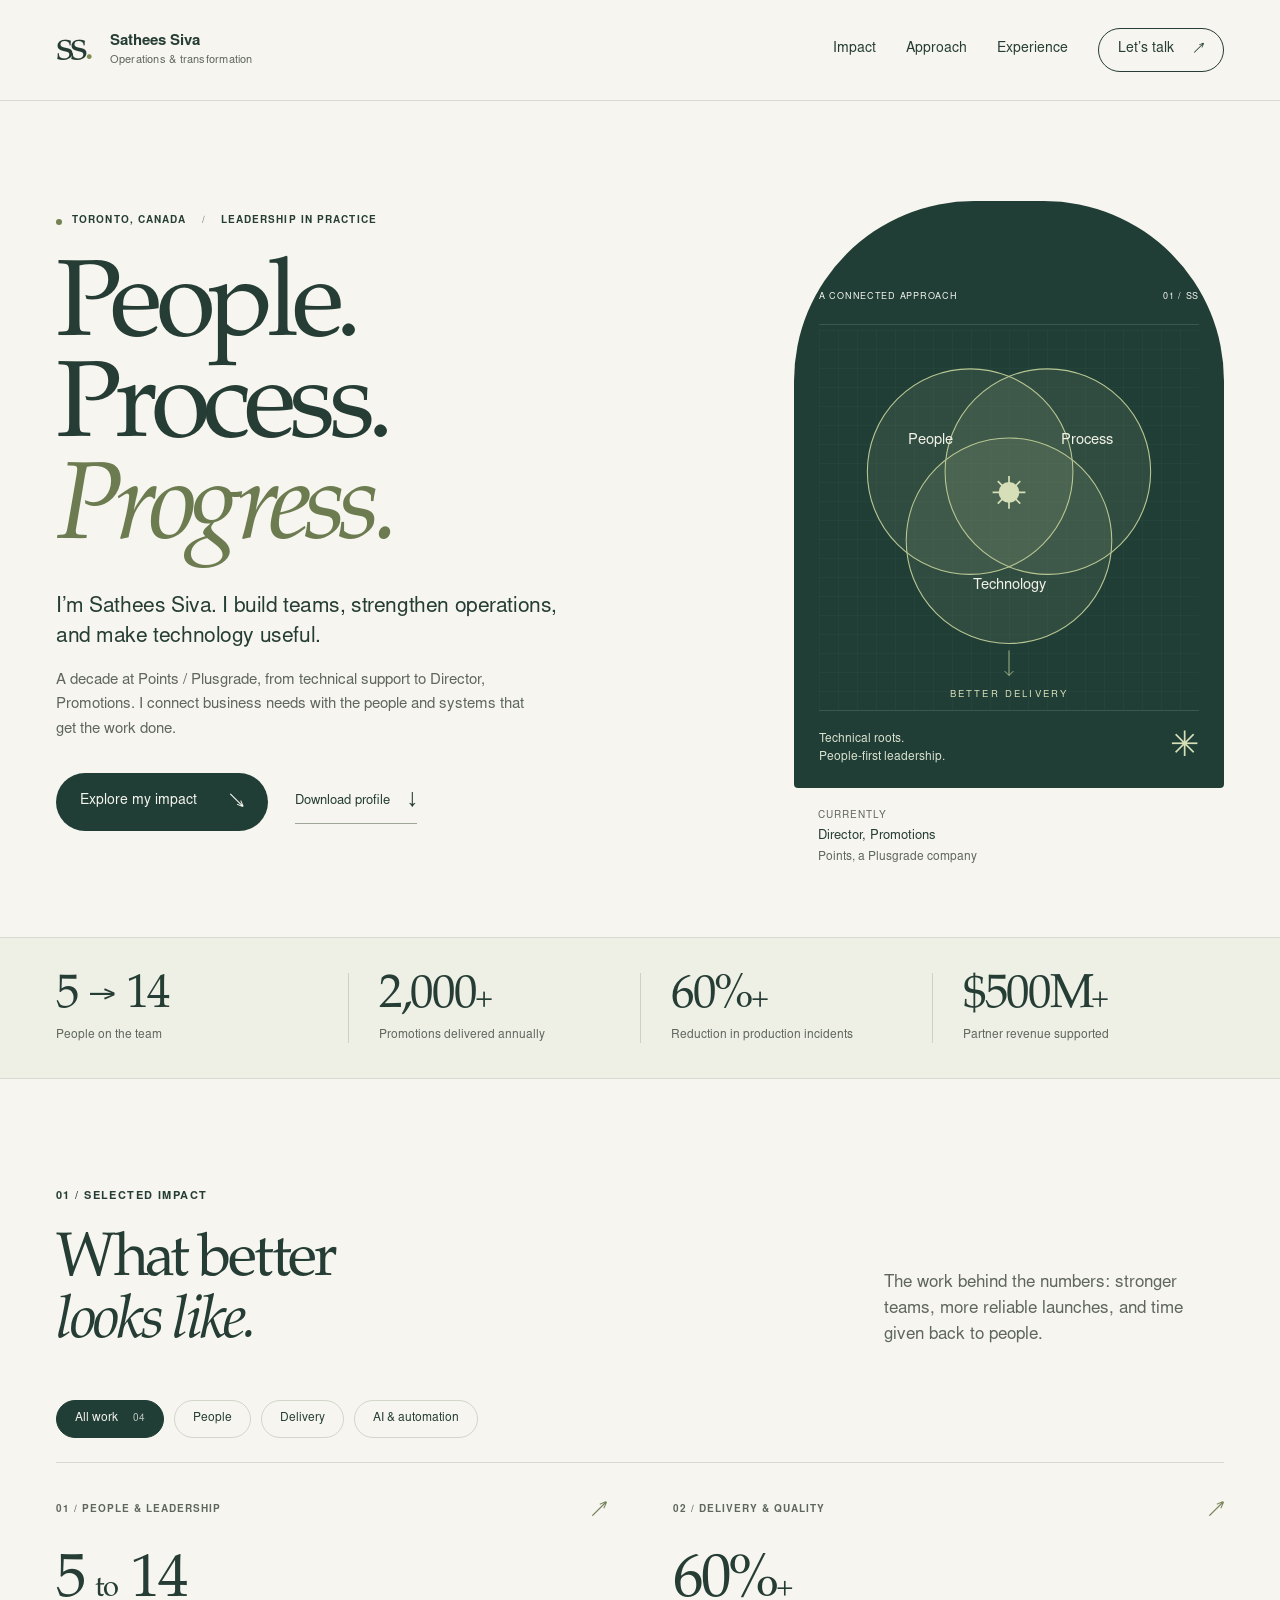
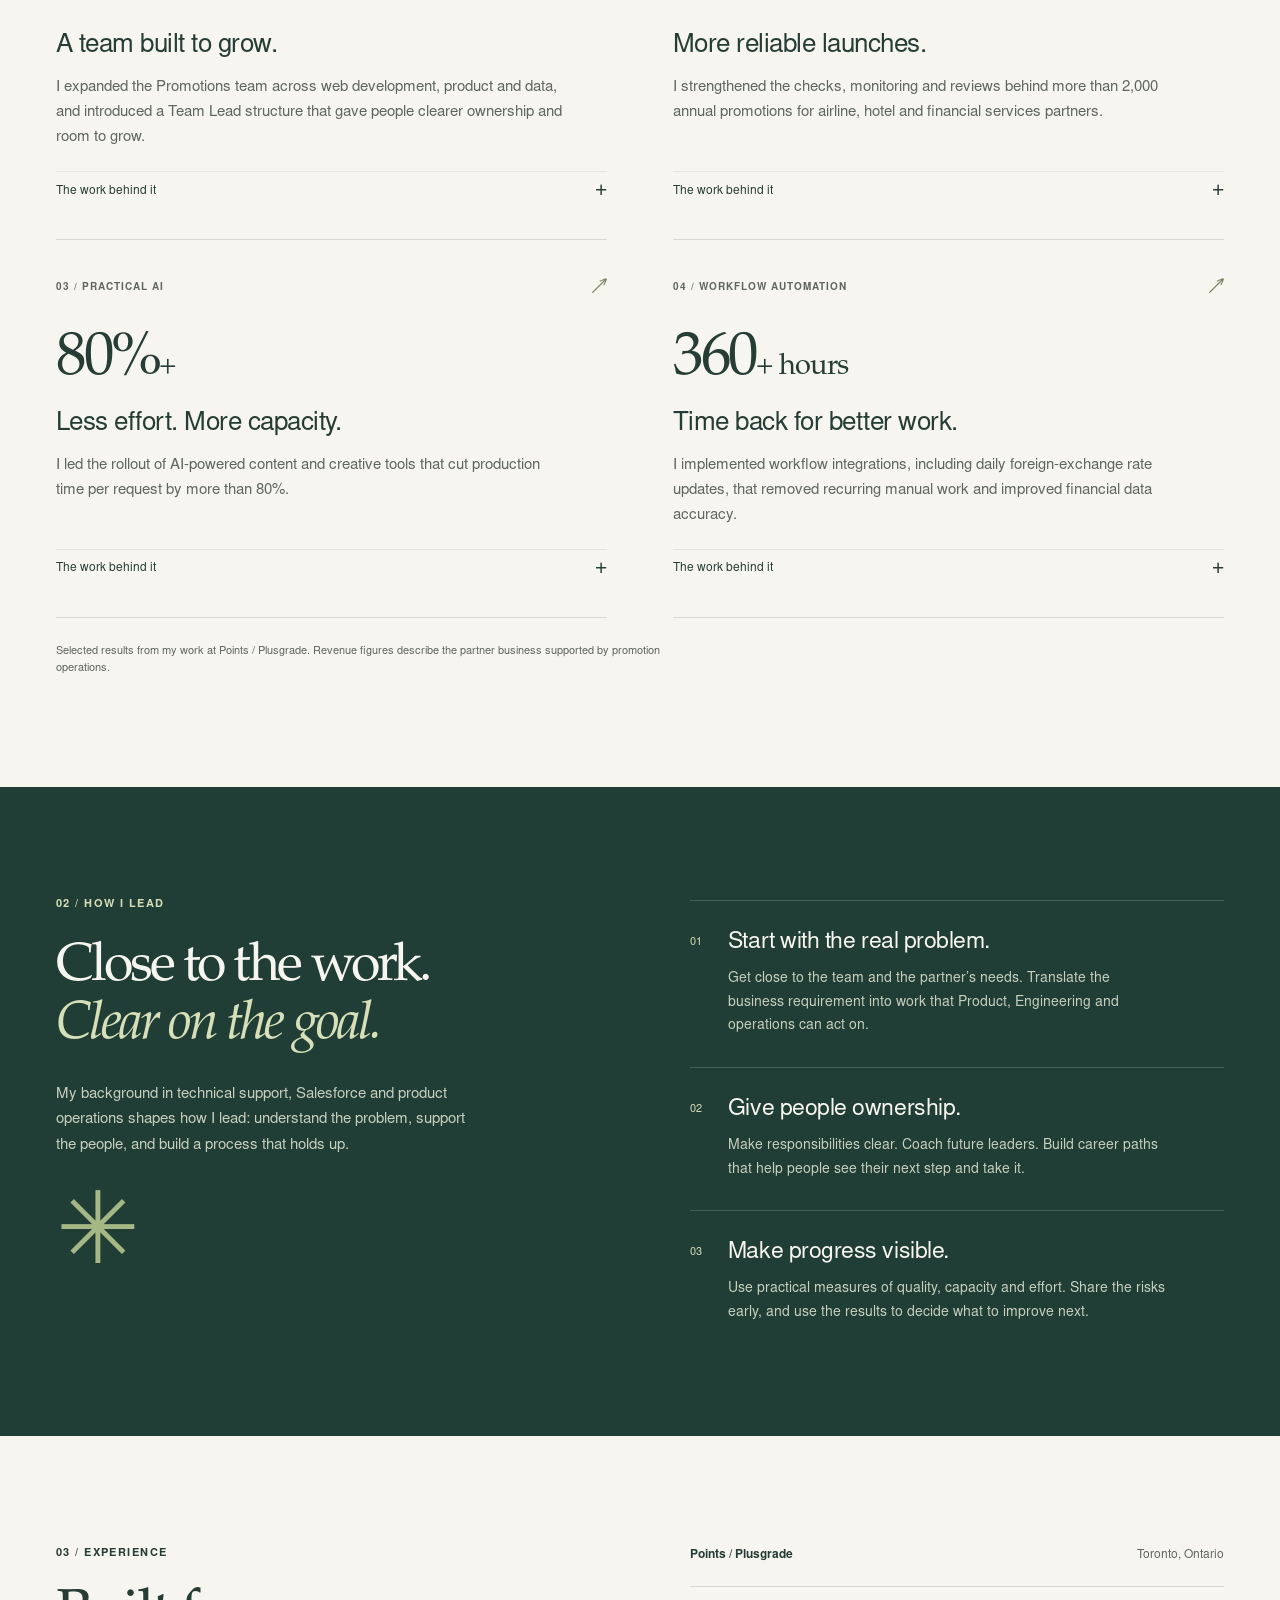
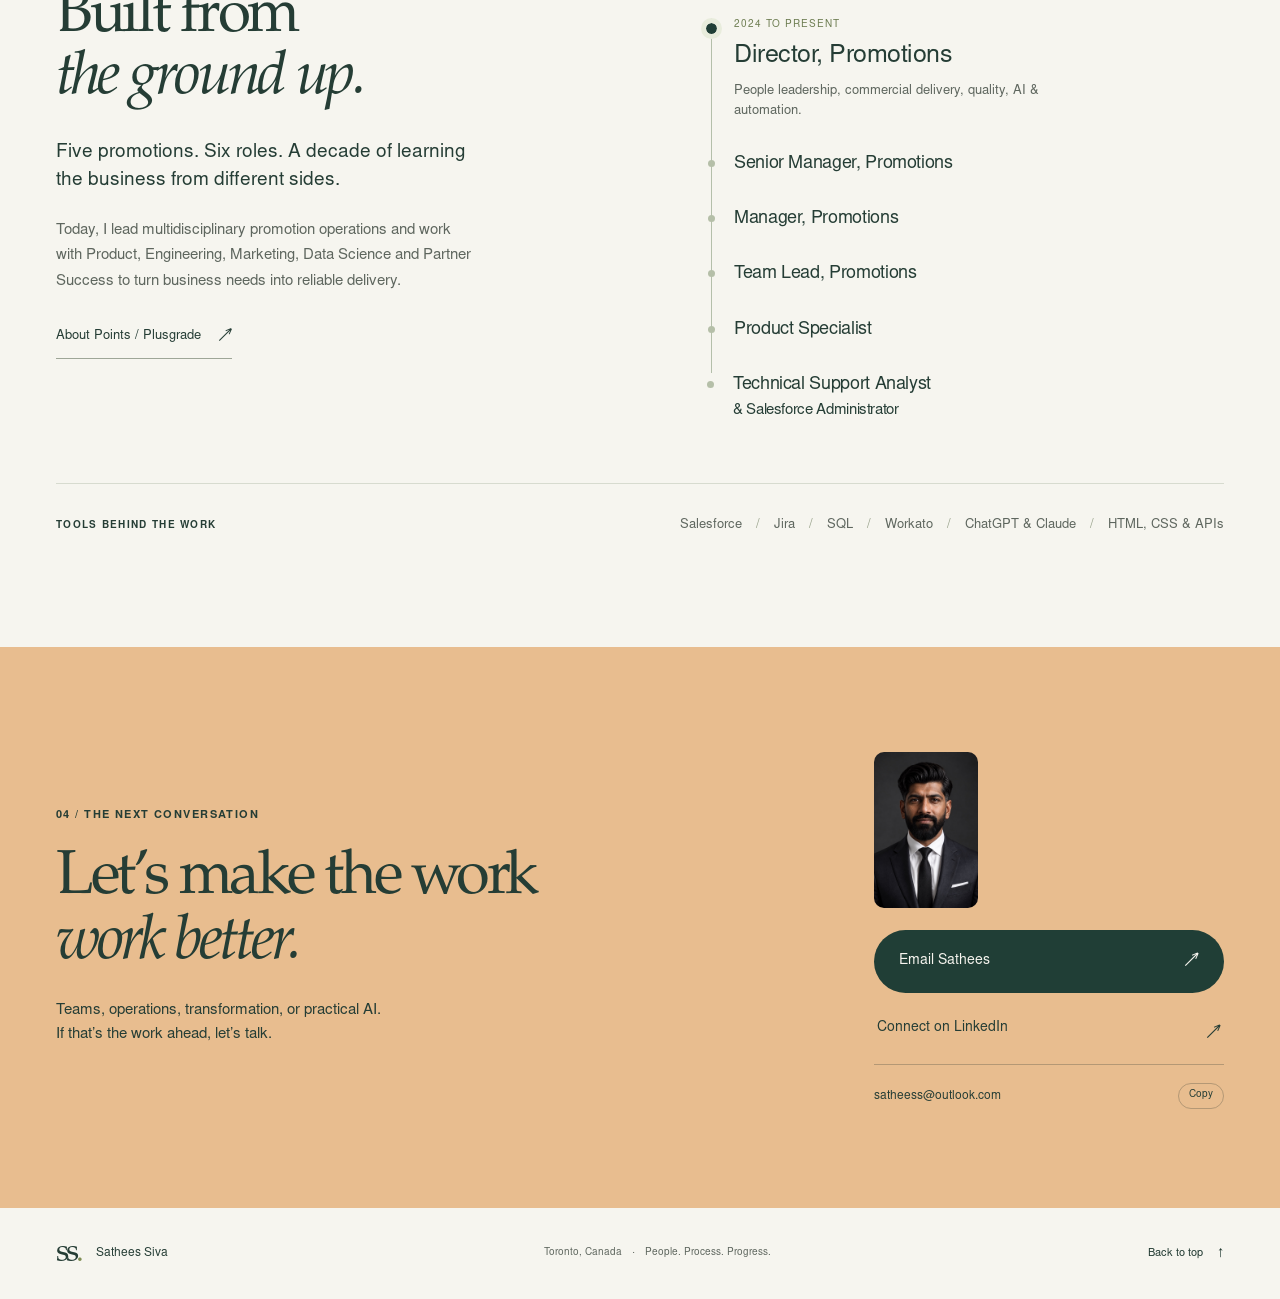
<file: index.html>
<!doctype html>
<html lang="en-CA">
<head>
  <meta charset="UTF-8">
  <meta name="viewport" content="width=device-width, initial-scale=1">
  <meta name="theme-color" content="#203e36">
  <title>Sathees Siva | People. Process. Progress.</title>
  <meta name="description" content="Sathees Siva is a Toronto-based operations and transformation leader. Team growth, reliable delivery, and practical AI and automation at Points / Plusgrade.">
  <link rel="canonical" href="https://satheessiva-ai.github.io/">
  <meta property="og:url" content="https://satheessiva-ai.github.io/">
  <meta property="og:image" content="https://satheessiva-ai.github.io/social.png">
  <meta property="og:image:width" content="1200">
  <meta property="og:image:height" content="630">
  <meta name="twitter:card" content="summary_large_image">
  <meta property="og:type" content="website">
  <meta property="og:title" content="Sathees Siva | People. Process. Progress.">
  <meta property="og:description" content="Building teams, strengthening operations, and making technology useful.">
  <link rel="icon" href="favicon.svg" type="image/svg+xml">
  <link rel="preload" href="fonts/serif.woff" as="font" type="font/woff" crossorigin>
  <link rel="preload" href="fonts/sans.woff" as="font" type="font/woff" crossorigin>
  <link rel="stylesheet" href="styles.css?v=portrait-natural">
  <script src="script.js" defer></script>
  <script type="application/ld+json">{"@context":"https://schema.org","@type":"Person","name":"Sathees Siva","jobTitle":"Director, Promotions","worksFor":{"@type":"Organization","name":"Points / Plusgrade"},"sameAs":["https://www.linkedin.com/in/sathees-siva-80648aaa/"],"knowsAbout":["Operations leadership","Team development","Loyalty commerce","Workflow automation","Generative AI"],"url":"https://satheessiva-ai.github.io/"}</script>
</head>
<body>
  <a class="skip-link" href="#main">Skip to content</a>
  <header class="site-header">
    <div class="wrap header-inner">
      <a class="brand" href="#home" aria-label="Sathees Siva, home"><span class="monogram" aria-hidden="true">ss<span>.</span></span><span class="brand-name">Sathees Siva<span>Operations &amp; transformation</span></span></a>
      <button class="menu-toggle" type="button" aria-label="Open navigation" aria-expanded="false" aria-controls="navigation">Menu <span aria-hidden="true">+</span></button>
      <nav id="navigation" aria-label="Main navigation">
        <a href="#impact">Impact</a><a href="#approach">Approach</a><a href="#experience">Experience</a><a class="nav-contact" href="#contact">Let’s talk <span aria-hidden="true">↗</span></a>
      </nav>
    </div>
  </header>

  <main id="main">
    <section class="hero wrap" id="home" aria-labelledby="hero-title">
      <div class="hero-copy">
        <p class="eyebrow"><span class="location-dot" aria-hidden="true"></span> Toronto, Canada <span class="eyebrow-divider">/</span> Leadership in practice</p>
        <h1 id="hero-title">People.<br>Process.<br><em>Progress.</em></h1>
        <p class="hero-intro">I’m Sathees Siva. I build teams, strengthen operations, and make technology useful.</p>
        <p class="hero-description">A decade at Points / Plusgrade, from technical support to Director, Promotions. I connect business needs with the people and systems that get the work done.</p>
        <div class="hero-actions"><a class="button button-dark" href="#impact">Explore my impact <span aria-hidden="true">↘</span></a><a class="text-link" href="sathees-siva-leadership-profile.pdf" download>Download profile <span aria-hidden="true">↓</span><span class="sr-only"> (PDF, one page)</span></a></div>
      </div>
      <div class="hero-aside">
        <div class="leadership-art" role="img" aria-label="People, process and technology working together toward better delivery">
          <div class="art-heading"><span>A CONNECTED APPROACH</span><span aria-hidden="true">01 / SS</span></div>
          <svg class="orbit-art" viewBox="0 0 440 440" aria-hidden="true">
            <defs><pattern id="grid" width="22" height="22" patternUnits="userSpaceOnUse"><path d="M22 0H0V22" fill="none" stroke="#dce4cd" stroke-opacity=".055"/></pattern></defs>
            <rect width="440" height="440" fill="url(#grid)"/>
            <circle cx="175" cy="164" r="119" fill="#b7c692" fill-opacity=".10" stroke="#b7c692" stroke-width="1.25"/>
            <circle cx="265" cy="164" r="119" fill="#b7c692" fill-opacity=".10" stroke="#b7c692" stroke-width="1.25"/>
            <circle cx="220" cy="244" r="119" fill="#b7c692" fill-opacity=".10" stroke="#b7c692" stroke-width="1.25"/>
            <circle cx="220" cy="188" r="12" fill="#d6dfb8"/>
            <path d="M220 169v38M201 188h38M207 175l26 26M207 201l26-26" stroke="#d6dfb8" stroke-width="2"/>
            <text x="129" y="132" text-anchor="middle" fill="#f3f2e8" font-size="17">People</text>
            <text x="310" y="132" text-anchor="middle" fill="#f3f2e8" font-size="17">Process</text>
            <text x="220" y="300" text-anchor="middle" fill="#f3f2e8" font-size="17">Technology</text>
            <path d="M220 371v29m-5-5 5 5 5-5" stroke="#b7c692" fill="none"/>
            <text x="220" y="425" text-anchor="middle" fill="#d6dfb8" font-size="11" letter-spacing="2.5">BETTER DELIVERY</text>
          </svg>
          <div class="art-footer"><span>Technical roots.<br>People-first leadership.</span><span class="art-spark" aria-hidden="true">✳</span></div>
        </div>
        <p class="aside-caption"><span>Currently</span> Director, Promotions<br><span class="aside-company">Points, a Plusgrade company</span></p>
      </div>
    </section>

    <section class="results-band" aria-label="Selected results at Points / Plusgrade">
      <div class="wrap results-grid">
        <div class="result"><strong>5 <span class="metric-arrow">→</span> 14</strong><span>People on the team</span></div>
        <div class="result"><strong>2,000<span>+</span></strong><span>Promotions delivered annually</span></div>
        <div class="result"><strong>60%<span>+</span></strong><span>Reduction in production incidents</span></div>
        <div class="result"><strong>$500M<span>+</span></strong><span>Partner revenue supported</span></div>
      </div>
    </section>

    <section class="impact section-space wrap" id="impact" aria-labelledby="impact-title">
      <div class="section-heading"><div><p class="eyebrow">01 / Selected impact</p><h2 id="impact-title">What better<br><em>looks like.</em></h2></div><p class="section-intro">The work behind the numbers: stronger teams, more reliable launches, and time given back to people.</p></div>
      <div class="filter-row" hidden data-filters role="group" aria-label="Filter project stories"><button type="button" data-filter="all" aria-pressed="true">All work <span>04</span></button><button type="button" data-filter="people" aria-pressed="false">People</button><button type="button" data-filter="delivery" aria-pressed="false">Delivery</button><button type="button" data-filter="automation" aria-pressed="false">AI &amp; automation</button></div>
      <p class="sr-only" id="filter-status" aria-live="polite"></p>
      <div class="case-grid">
        <article class="case" data-category="people">
          <div class="case-top"><span class="case-label">01 / People &amp; leadership</span><span class="case-symbol" aria-hidden="true">↗</span></div>
          <p class="case-metric">5 <span>to</span> 14</p>
          <h3>A team built to grow.</h3>
          <p>I expanded the Promotions team across web development, product and data, and introduced a Team Lead structure that gave people clearer ownership and room to grow.</p>
          <details><summary>The work behind it <span aria-hidden="true">+</span></summary><div class="case-detail"><p>I built career paths, delegated operational decisions, and coached three employees into management roles. The structure supported growing delivery volume while giving the team more opportunities to lead.</p><p class="detail-result">Result: a 14-person team with three employees developed into management.</p></div></details>
        </article>
        <article class="case" data-category="delivery">
          <div class="case-top"><span class="case-label">02 / Delivery &amp; quality</span><span class="case-symbol" aria-hidden="true">↗</span></div>
          <p class="case-metric">60%<span>+</span></p>
          <h3>More reliable launches.</h3>
          <p>I strengthened the checks, monitoring and reviews behind more than 2,000 annual promotions for airline, hotel and financial services partners.</p>
          <details><summary>The work behind it <span aria-hidden="true">+</span></summary><div class="case-detail"><p>I introduced launch-readiness playbooks, pre-launch validation and risk reviews, then used monitoring and root-cause analysis to address recurring problems.</p><p class="detail-result">Result: production incidents fell by more than 60% year over year. Quality reviews caught 100+ potential partner-facing issues annually before release.</p></div></details>
        </article>
        <article class="case" data-category="automation">
          <div class="case-top"><span class="case-label">03 / Practical AI</span><span class="case-symbol" aria-hidden="true">↗</span></div>
          <p class="case-metric">80%<span>+</span></p>
          <h3>Less effort. More capacity.</h3>
          <p>I led the rollout of AI-powered content and creative tools that cut production time per request by more than 80%.</p>
          <details><summary>The work behind it <span aria-hidden="true">+</span></summary><div class="case-detail"><p>The initiative automated more than 1,000 asset requests each year. I focused adoption on a repeatable production task with a clear measure of success: the time needed to complete each request.</p><p class="detail-result">Result: over 80% less production time per request across 1,000+ annual asset requests.</p></div></details>
        </article>
        <article class="case" data-category="automation">
          <div class="case-top"><span class="case-label">04 / Workflow automation</span><span class="case-symbol" aria-hidden="true">↗</span></div>
          <p class="case-metric">360<span>+ hours</span></p>
          <h3>Time back for better work.</h3>
          <p>I implemented workflow integrations, including daily foreign-exchange rate updates, that removed recurring manual work and improved financial data accuracy.</p>
          <details><summary>The work behind it <span aria-hidden="true">+</span></summary><div class="case-detail"><p>I connected a recurring operational need with an automated workflow. The aim was straightforward: reduce repeated data handling and give the team a more dependable process.</p><p class="detail-result">Result: more than 360 hours of manual work removed each year.</p></div></details>
        </article>
      </div>
      <p class="source-note">Selected results from my work at Points / Plusgrade. Revenue figures describe the partner business supported by promotion operations.</p>
    </section>

    <section class="approach section-space" id="approach" aria-labelledby="approach-title">
      <div class="wrap approach-layout"><div class="approach-heading"><p class="eyebrow">02 / How I lead</p><h2 id="approach-title">Close to the work.<br><em>Clear on the goal.</em></h2><p>My background in technical support, Salesforce and product operations shapes how I lead: understand the problem, support the people, and build a process that holds up.</p><span class="large-asterisk" aria-hidden="true">✳</span></div>
      <ol class="principles"><li><span class="principle-number">01</span><div><h3>Start with the real problem.</h3><p>Get close to the team and the partner’s needs. Translate the business requirement into work that Product, Engineering and operations can act on.</p></div></li><li><span class="principle-number">02</span><div><h3>Give people ownership.</h3><p>Make responsibilities clear. Coach future leaders. Build career paths that help people see their next step and take it.</p></div></li><li><span class="principle-number">03</span><div><h3>Make progress visible.</h3><p>Use practical measures of quality, capacity and effort. Share the risks early, and use the results to decide what to improve next.</p></div></li></ol></div>
    </section>

    <section class="experience section-space wrap" id="experience" aria-labelledby="experience-title">
      <div class="experience-intro"><p class="eyebrow">03 / Experience</p><h2 id="experience-title">Built from<br><em>the ground up.</em></h2><p>Five promotions. Six roles. A decade of learning the business from different sides.</p><p>Today, I lead multidisciplinary promotion operations and work with Product, Engineering, Marketing, Data Science and Partner Success to turn business needs into reliable delivery.</p><a class="text-link" href="https://www.points.com/about/" target="_blank" rel="noopener noreferrer">About Points / Plusgrade <span aria-hidden="true">↗</span><span class="sr-only"> (opens in a new tab)</span></a></div>
      <div class="career"><div class="career-company"><span>Points / Plusgrade</span><span>Toronto, Ontario</span></div><ol class="career-list"><li class="career-current"><span class="career-dot" aria-hidden="true"></span><div><span class="role-date">2024 to present</span><h3>Director, Promotions</h3><p>People leadership, commercial delivery, quality, AI &amp; automation.</p></div></li><li><span class="career-dot" aria-hidden="true"></span><h3>Senior Manager, Promotions</h3></li><li><span class="career-dot" aria-hidden="true"></span><h3>Manager, Promotions</h3></li><li><span class="career-dot" aria-hidden="true"></span><h3>Team Lead, Promotions</h3></li><li><span class="career-dot" aria-hidden="true"></span><h3>Product Specialist</h3></li><li><span class="career-dot" aria-hidden="true"></span><h3>Technical Support Analyst<br><span>&amp; Salesforce Administrator</span></h3></li></ol></div>
      <div class="capabilities"><p class="eyebrow">Tools behind the work</p><p>Salesforce <span>/</span> Jira <span>/</span> SQL <span>/</span> Workato <span>/</span> ChatGPT &amp; Claude <span>/</span> HTML, CSS &amp; APIs</p></div>
    </section>

    <section class="contact" id="contact" aria-labelledby="contact-title"><div class="wrap contact-layout"><div><p class="eyebrow">04 / The next conversation</p><h2 id="contact-title">Let’s make the work<br><em>work better.</em></h2><p>Teams, operations, transformation, or practical AI.<br>If that’s the work ahead, let’s talk.</p></div><div class="contact-actions"><img class="contact-portrait" src="sathees-siva-portrait.jpeg" alt="Sathees Siva" width="1024" height="1536" loading="lazy" style="display:block;width:104px;height:auto;max-width:100%;aspect-ratio:2/3;object-fit:contain;border-radius:10px;margin-bottom:22px;border:0"><a class="button button-dark" href="mailto:satheess@outlook.com?subject=Let%27s%20connect">Email Sathees <span aria-hidden="true">↗</span></a><a class="contact-link" href="https://www.linkedin.com/in/sathees-siva-80648aaa/" target="_blank" rel="noopener noreferrer">Connect on LinkedIn <span aria-hidden="true">↗</span><span class="sr-only"> (opens in a new tab)</span></a><div class="email-copy"><span>satheess@outlook.com</span><button type="button" data-copy-email hidden aria-label="Copy email address">Copy</button></div><p class="copy-status" id="copy-status" role="status" aria-live="polite"></p></div></div></section>
  </main>
  <footer class="site-footer"><div class="wrap footer-inner"><a class="brand footer-brand" href="#home"><span class="monogram" aria-hidden="true">ss<span>.</span></span><span>Sathees Siva</span></a><p>Toronto, Canada <span aria-hidden="true">·</span> People. Process. Progress.</p><a class="back-top" href="#home">Back to top <span aria-hidden="true">↑</span></a></div></footer>
</body>
</html>
</file>
<file: styles.css>
@font-face{font-family:SSSans;src:url('fonts/sans.woff') format('woff');font-weight:400;font-display:swap}
@font-face{font-family:SSSans;src:url('fonts/sans-bold.woff') format('woff');font-weight:600 800;font-display:swap}
@font-face{font-family:SSSerif;src:url('fonts/serif.woff') format('woff');font-weight:400;font-display:swap}
@font-face{font-family:SSSerif;src:url('fonts/serif-italic.woff') format('woff');font-style:italic;font-display:swap}
:root{--paper:#f6f5ef;--ink:#253d35;--muted:#5e665e;--green:#203e36;--lime:#d6dfb8;--ochre:#e6b982;--line:#d7dbcf;--serif:SSSerif,Georgia,serif;--sans:SSSans,Arial,sans-serif}
*{box-sizing:border-box}html{scroll-behavior:smooth;scroll-padding-top:110px}body{margin:0;background:var(--paper);color:var(--ink);font-family:var(--sans);font-size:17px;line-height:1.55;-webkit-font-smoothing:antialiased}body,button,a{-webkit-tap-highlight-color:transparent}a{color:inherit;text-decoration:none}button{font:inherit}button,a,summary{touch-action:manipulation}button,summary{cursor:pointer}button:disabled{cursor:default}button{color:inherit}button:focus-visible,a:focus-visible,summary:focus-visible{outline:3px solid #ac6830;outline-offset:5px}::selection{background:var(--lime);color:var(--green)}[hidden]{display:none!important}.wrap{width:min(1280px,calc(100% - 112px));margin-inline:auto}.section-space{padding-block:110px}h1,h2,h3,p{margin-top:0}h1,h2,h3{font-weight:400}h1,h2{font-family:var(--serif);letter-spacing:-.055em;line-height:1.03}h2{font-size:clamp(46px,4.7vw,67px);margin-bottom:0}h2 em{font-weight:400}h3{font-size:26px;letter-spacing:-.02em;line-height:1.2}p{margin-bottom:22px}.eyebrow{font-size:11px;font-weight:600;letter-spacing:.13em;text-transform:uppercase;line-height:1.5;margin-bottom:25px;display:flex;align-items:center;gap:10px}.sr-only{position:absolute;width:1px;height:1px;padding:0;margin:-1px;overflow:hidden;clip:rect(0,0,0,0);white-space:nowrap;border:0}.skip-link{position:fixed;top:-70px;left:20px;z-index:100;background:var(--green);color:white;padding:12px 18px}.skip-link:focus{top:12px}
.site-header{border-bottom:1px solid var(--line);background:var(--paper);position:sticky;top:0;z-index:20}.header-inner{min-height:100px;display:flex;align-items:center;justify-content:space-between;gap:24px}.brand{display:flex;gap:18px;align-items:center;flex-shrink:0}.monogram{font-family:var(--serif);font-size:42px;line-height:1;letter-spacing:-.09em}.monogram>span{color:#7f8e54}.brand-name{font-size:15px;font-weight:600;line-height:1.5}.brand-name>span{display:block;font-size:11px;color:var(--muted);font-weight:400;letter-spacing:.02em}nav{display:flex;align-items:center;gap:30px;font-size:14px}nav a{position:relative}nav a:not(.nav-contact)::after{content:'';position:absolute;bottom:-5px;left:0;width:0;height:1px;background:var(--ink);transition:width .2s}nav a:hover::after{width:100%}.nav-contact{border:1px solid var(--ink);border-radius:100px;padding:10px 19px;display:flex;align-items:center;gap:20px;transition:background .2s,color .2s}.nav-contact:hover{background:var(--green);color:var(--paper)}.menu-toggle{display:none}
.hero{display:grid;grid-template-columns:1.3fr 1fr;gap:75px;padding-top:76px;padding-bottom:68px;align-items:center}.hero-copy{max-width:680px}.hero .eyebrow{font-size:10px;letter-spacing:.11em;margin-bottom:31px;gap:10px}.location-dot{width:6px;height:6px;background:#748254;border-radius:100%}.eyebrow-divider{color:#899181;margin-inline:5px}h1{font-size:clamp(85px,8.5vw,123px);margin:0 0 28px;line-height:.93;letter-spacing:-.06em}h1 em{font-weight:400;color:#6c7c50}.hero-intro{font-size:21px;line-height:1.45;max-width:520px;margin-bottom:15px;letter-spacing:-.02em}.hero-description{font-size:15px;max-width:490px;color:var(--muted);line-height:1.65;margin-bottom:30px}.hero-actions{display:flex;gap:27px;align-items:center;flex-wrap:wrap}.button{display:inline-flex;align-items:center;justify-content:space-between;gap:33px;padding:15px 23px;border:1px solid transparent;border-radius:100px;font-size:14px;line-height:1.4;transition:background .2s,transform .2s}.button-dark{background:var(--green);color:var(--paper)}.button-dark:hover{background:#36584a;transform:translateY(-2px)}.button span{font-size:19px}.text-link{font-size:13px;border-bottom:1px solid #9ea697;padding-block:7px;display:inline-flex;gap:18px;align-items:center}.text-link:hover{border-color:var(--ink)}.text-link span[aria-hidden]{font-size:18px}.hero-aside{padding-top:24px;width:100%;max-width:430px;justify-self:end}.leadership-art{background:var(--green);color:var(--paper);padding:25px 25px 22px;border-radius:180px 180px 4px 4px;position:relative;overflow:hidden;min-width:0}.art-heading{display:flex;justify-content:space-between;font-size:9px;letter-spacing:.08em;margin-top:64px;padding-bottom:20px;border-bottom:1px solid #68807166}.orbit-art{width:100%;height:auto;display:block;font-family:var(--sans);margin-top:5px}.art-footer{display:flex;justify-content:space-between;align-items:center;border-top:1px solid #68807166;padding-top:19px;font-size:12px;line-height:1.5;color:#dce3d1}.art-spark{font-size:35px;line-height:1;color:var(--lime)}.aside-caption{font-size:13px;margin:20px 0 0 24px;line-height:1.6}.aside-caption>span:first-child{font-size:10px;text-transform:uppercase;letter-spacing:.1em;color:var(--muted);display:block;margin-bottom:3px}.aside-company{color:var(--muted);font-size:12px}
.results-band{border-block:1px solid var(--line);background:#eeefe5}.results-grid{display:grid;grid-template-columns:repeat(4,1fr);padding-block:35px}.result{padding-inline:30px;border-left:1px solid #cbd2c1;display:flex;flex-direction:column;gap:7px}.result:first-child{padding-left:0;border-left:0}.result:last-child{padding-right:0}.result strong{font-family:var(--serif);font-size:47px;font-weight:400;line-height:1;letter-spacing:-.05em;white-space:nowrap}.result strong span{font-size:30px}.result strong .metric-arrow{font-size:34px;padding-inline:3px}.result>span{font-size:12px;color:var(--muted);line-height:1.4}
.section-heading{display:flex;justify-content:space-between;align-items:end;gap:60px;margin-bottom:45px}.section-intro{max-width:340px;font-size:17px;color:var(--muted);margin-bottom:5px}.filter-row{display:flex;align-items:center;gap:10px;padding-bottom:24px;border-bottom:1px solid var(--line);flex-wrap:wrap}.filter-row button{background:transparent;border:1px solid #d2d7c9;font-size:12px;border-radius:99px;padding:9px 18px;line-height:1.4;min-height:38px}.filter-row button:hover{border-color:var(--ink)}.filter-row button[aria-pressed=true]{background:var(--green);border-color:var(--green);color:var(--paper)}.filter-row button>span{font-size:10px;margin-left:12px;opacity:.75}.case-grid{display:grid;grid-template-columns:1fr 1fr;column-gap:66px}.case{padding-block:32px 30px;border-bottom:1px solid var(--line);display:flex;flex-direction:column;align-self:start}.case-top{display:flex;justify-content:space-between;align-items:center;margin-bottom:25px}.case-label{font-size:10px;text-transform:uppercase;letter-spacing:.1em;font-weight:600;color:var(--muted)}.case-symbol{font-size:21px;color:#78855d}.case-metric{font-family:var(--serif);font-size:61px;line-height:1;letter-spacing:-.055em;margin-bottom:18px}.case-metric>span{font-size:29px;letter-spacing:-.03em}.case h3{margin-bottom:14px}.case>p:not(.case-metric){font-size:15px;color:var(--muted);max-width:510px;line-height:1.65;min-height:75px;margin-bottom:20px}.case details{font-size:14px}.case summary{list-style:none;display:flex;align-items:center;justify-content:space-between;font-size:12px;padding:8px 0;gap:20px;width:100%;border-top:1px solid #e5e7dd}.case summary::-webkit-details-marker{display:none}.case summary>span{font-size:21px;line-height:1;transition:transform .2s}.case details[open] summary>span{transform:rotate(45deg)}.case-detail{padding-top:14px;max-width:510px;color:var(--muted);font-size:14px;line-height:1.65}.case-detail p{margin-bottom:12px}.case-detail .detail-result{color:var(--ink)}.source-note{font-size:11px;max-width:640px;color:var(--muted);margin:26px 0 0;line-height:1.5}
.approach{background:var(--green);color:var(--paper)}.approach-layout{display:grid;grid-template-columns:1fr 1fr;gap:100px}.approach .eyebrow{color:var(--lime)}.approach h2{font-size:clamp(42px,4.2vw,62px);margin-bottom:27px;line-height:1.08}.approach h2 em{color:var(--lime)}.approach-heading>p:not(.eyebrow){font-size:15px;color:#c7d0bf;max-width:420px;line-height:1.7;margin-bottom:16px}.large-asterisk{font-size:100px;color:#a4b784;line-height:1;display:block;margin-top:32px}.principles{padding:0;margin:3px 0 0;list-style:none}.principles li{display:flex;gap:25px;border-top:1px solid #68807188;padding-block:28px}.principles li:last-child{padding-bottom:0}.principle-number{font-size:11px;letter-spacing:.04em;color:var(--lime);padding-top:5px}.principles h3{font-size:23px;margin-bottom:11px}.principles p{font-size:14px;line-height:1.7;color:#c7d0bf;margin-bottom:0;max-width:440px}
.experience{display:grid;grid-template-columns:1fr 1fr;gap:60px 100px}.experience-intro h2{margin-bottom:28px}.experience-intro>p:not(.eyebrow){font-size:15px;color:var(--muted);max-width:420px;line-height:1.7}.experience-intro>p:nth-of-type(2){font-size:19px;line-height:1.5;color:var(--ink)}.career-company{display:flex;justify-content:space-between;gap:20px;font-size:12px;padding-bottom:22px;border-bottom:1px solid var(--line);margin-bottom:31px}.career-company span:first-child{font-weight:600}.career-company span:last-child{color:var(--muted)}.career-list{list-style:none;margin:0;padding:0 0 0 21px}.career-list li{position:relative;padding:0 0 30px 22px;border-left:1px solid #b4bfaa}.career-list li:last-child{border:0;padding-bottom:0}.career-dot{position:absolute;left:-4px;top:8px;width:7px;height:7px;border-radius:100%;background:#b5bfa8}.career-current .career-dot{width:11px;height:11px;left:-6px;top:5px;background:var(--green);outline:5px solid #e8ecdc}.career-list h3{font-size:18px;margin:0;line-height:1.4}.career-list h3>span{font-size:15px}.role-date{display:block;text-transform:uppercase;font-size:10px;letter-spacing:.09em;color:#6c7c50;margin-bottom:5px}.career-current h3{font-size:25px}.career-current p{font-size:13px;color:var(--muted);margin:8px 0 0;max-width:360px}.capabilities{grid-column:1/-1;border-top:1px solid var(--line);padding-top:30px;display:flex;gap:40px;align-items:baseline;justify-content:space-between}.capabilities .eyebrow{margin:0;font-size:10px;white-space:nowrap}.capabilities>p:last-child{font-size:13px;color:var(--muted);margin:0;line-height:1.8}.capabilities>p>span{padding-inline:10px;color:#9ba58e}
.contact{background:#e8bd8f;padding-block:75px}.contact-layout{display:flex;justify-content:space-between;gap:60px;align-items:center}.contact .eyebrow{margin-bottom:23px}.contact h2{font-size:clamp(46px,4.8vw,68px);line-height:1.05;margin-bottom:23px}.contact p:not(.eyebrow):not(.copy-status){font-size:15px;margin-bottom:0;line-height:1.6}.contact-actions{min-width:265px;max-width:350px;width:30%;padding-top:30px}.contact-actions>.button{display:flex;width:100%;padding:17px 24px}.contact-link{display:flex;justify-content:space-between;font-size:14px;padding:17px 3px;border-bottom:1px solid #b49875;margin-top:8px}.contact-link:hover{text-decoration:underline;text-underline-offset:4px}.contact-link>span[aria-hidden]{font-size:19px}.email-copy{font-size:12px;margin-top:18px;display:flex;align-items:center;justify-content:space-between;gap:10px}.email-copy>span{overflow-wrap:anywhere}.email-copy button{font-size:10px;border:1px solid #b49875;background:transparent;padding:4px 10px;border-radius:99px}.email-copy button:hover{background:#f0d0aa}.copy-status{height:18px;font-size:11px;margin:6px 0 0;line-height:1.4}.site-footer{padding-block:30px}.footer-inner{display:flex;gap:30px;justify-content:space-between;align-items:center}.footer-brand{gap:14px;font-size:12px}.footer-brand .monogram{font-size:31px}.footer-inner>p{font-size:10px;color:var(--muted);margin:0}.footer-inner>p>span{padding-inline:7px}.back-top{font-size:11px;display:flex;gap:15px;align-items:center}.back-top:hover{text-decoration:underline;text-underline-offset:4px}
@media(min-width:1500px){.hero{gap:110px}.leadership-art{max-width:470px}.hero-aside{padding-left:15px}}
@media(max-width:1100px){.wrap{width:calc(100% - 72px)}.hero{gap:45px;padding-top:60px}.hero .eyebrow{font-size:9px;gap:6px}h1{font-size:100px}.hero-intro{font-size:19px}.hero-description{font-size:14px}.hero-actions{gap:18px}.hero-actions .button{padding:13px 19px;font-size:12px;gap:20px}.hero-actions .text-link{font-size:12px}.art-heading{margin-top:60px;font-size:8px}.leadership-art{padding:22px}.result{padding-inline:20px}.result strong{font-size:40px}.result>span{font-size:11px}.case-grid{column-gap:45px}.approach-layout,.experience{gap:60px}.capabilities{gap:30px}.capabilities>p:last-child{font-size:12px}.capabilities>p>span{padding-inline:5px}}
@media(max-width:800px){html{scroll-padding-top:90px}.wrap{width:calc(100% - 44px)}.header-inner{min-height:82px}.brand-name{font-size:13px}.brand-name>span{font-size:9px}.monogram{font-size:37px}.brand{gap:12px}nav{gap:19px;font-size:12px}.nav-contact{padding:9px 13px;gap:15px}.hero{gap:32px;grid-template-columns:1.2fr 1fr;padding-block:52px}.hero .eyebrow{flex-wrap:wrap;max-width:280px}.hero .eyebrow-divider{margin-inline:1px}h1{font-size:82px}.hero-intro{font-size:17px}.hero-description{font-size:13px}.hero-actions{gap:12px;align-items:start;flex-direction:column}.hero-aside{padding-top:5px}.leadership-art{border-radius:140px 140px 3px 3px;padding:16px}.art-heading{margin-top:75px;font-size:7px;letter-spacing:.04em;padding-bottom:15px}.art-footer{font-size:10px;padding-top:12px}.art-spark{font-size:27px}.aside-caption{font-size:12px;margin-left:13px}.aside-company{font-size:10px}.results-grid{padding-block:28px}.result{padding-inline:15px}.result strong{font-size:32px}.result strong>span{font-size:23px}.result strong .metric-arrow{font-size:22px}.result>span{font-size:10px}.section-space{padding-block:75px}.section-heading{gap:30px}.section-intro{font-size:14px;max-width:250px}.case-grid{column-gap:35px}.case h3{font-size:23px}.case-metric{font-size:53px}.case>p:not(.case-metric){font-size:14px}.case-label{font-size:9px;letter-spacing:.07em}.approach-layout,.experience{gap:40px}.approach h2{font-size:40px}.approach-heading>p:not(.eyebrow){font-size:14px}.principles h3{font-size:20px}.principles p{font-size:13px}.principles li{gap:15px;padding-block:23px}.large-asterisk{font-size:80px}.career-company{font-size:10px;gap:10px}.career-current h3{font-size:22px}.career-list h3{font-size:16px}.capabilities{flex-direction:column;gap:12px}.contact{padding-block:60px}.contact-layout{gap:40px}.contact h2{font-size:46px}.contact p:not(.eyebrow):not(.copy-status){font-size:14px}.contact-actions{min-width:235px}.footer-inner{gap:20px}.footer-inner>p{max-width:220px;text-align:center;line-height:1.6}}
@media(max-width:620px){.site-header{position:sticky}.header-inner{min-height:76px;position:relative}.brand-name>span{font-size:9px}.menu-toggle{display:flex;align-items:center;gap:17px;font-size:12px;border:1px solid var(--line);border-radius:99px;padding:8px 13px;background:transparent;min-height:38px}.menu-toggle span{font-size:18px;line-height:1}nav{display:flex;gap:18px;position:static;justify-content:center;padding:0 0 13px;flex-wrap:wrap;width:100%}.header-inner{flex-wrap:wrap;gap:12px;padding-top:17px}html:not(.js) .menu-toggle{display:none}html.js nav{display:none;position:absolute;top:76px;left:-22px;right:-22px;width:auto;background:var(--paper);border-bottom:1px solid var(--line);padding:15px 22px 22px;align-items:stretch;gap:0}html.js nav.is-open{display:flex;flex-direction:column}html.js nav a{padding:13px 0;font-size:16px}html.js nav .nav-contact{padding:12px 17px;align-self:start;margin-top:12px}.hero{display:flex;flex-direction:column;align-items:stretch;gap:38px;padding-block:39px 42px}.hero-copy{max-width:none}.hero .eyebrow{font-size:9px;max-width:none;margin-bottom:30px}.hero h1{font-size:clamp(80px,21vw,120px);margin-bottom:26px}.hero-intro{font-size:20px;max-width:440px}.hero-description{font-size:14px;max-width:440px}.hero-actions{flex-direction:row;align-items:center;gap:22px;flex-wrap:wrap}.hero-actions .button{font-size:13px;padding:14px 19px}.hero-actions .text-link{font-size:12px}.hero-aside{display:grid;max-width:none;grid-template-columns:1fr .7fr;gap:20px;align-items:end;padding:0}.leadership-art{border-radius:110px 110px 3px 3px;padding:14px;max-width:280px}.art-heading{margin-top:60px;font-size:6px;letter-spacing:.02em;padding-bottom:7px}.orbit-art{margin:0}.art-footer{font-size:9px;padding-top:9px}.art-spark{font-size:25px}.aside-caption{margin:0 0 10px;font-size:13px}.aside-caption>span:first-child{font-size:9px}.aside-company{font-size:11px}.results-grid{grid-template-columns:1fr 1fr;padding-block:26px;row-gap:26px}.result{padding:0 0 0 23px;gap:8px}.result:nth-child(3){border-left:0;padding-left:0}.result strong{font-size:41px}.result strong>span{font-size:26px}.result>span{font-size:11px;max-width:150px}.result strong .metric-arrow{font-size:28px}.section-space{padding-block:65px}.eyebrow{margin-bottom:20px;font-size:10px}h2{font-size:51px}.section-heading{display:block;margin-bottom:28px}.section-intro{font-size:15px;max-width:380px;margin-top:23px;margin-bottom:0}.filter-row{gap:7px;padding-bottom:20px}.filter-row button{font-size:11px;padding:8px 13px;min-height:36px}.filter-row button>span{margin-left:5px}.case-grid{grid-template-columns:1fr}.case{padding-block:27px 23px}.case-top{margin-bottom:24px}.case-label{font-size:9px}.case-metric{font-size:60px;margin-bottom:16px}.case h3{font-size:26px}.case>p:not(.case-metric){min-height:0;font-size:15px;margin-bottom:20px}.case-detail{font-size:14px}.case summary{padding-block:10px}.source-note{font-size:10px}.approach-layout,.experience{display:block}.approach h2{font-size:46px}.approach-heading>p:not(.eyebrow){font-size:15px;max-width:450px}.large-asterisk{display:none}.principles{margin-top:35px}.principles li{padding-block:24px;gap:20px}.principles h3{font-size:23px}.principles p{font-size:14px}.experience-intro h2{margin-bottom:24px}.experience-intro>p:not(.eyebrow){font-size:15px;max-width:450px}.experience-intro>p:nth-of-type(2){font-size:19px}.career{margin-top:39px}.career-company{font-size:12px}.career-list h3{font-size:18px}.career-current h3{font-size:25px}.career-current p{font-size:14px}.career-list{padding-left:7px}.career-list li{padding-left:26px;padding-bottom:27px}.capabilities{display:block;margin-top:38px;padding-top:25px}.capabilities .eyebrow{margin-bottom:10px}.capabilities>p:last-child{font-size:13px;line-height:2}.contact{padding-block:54px 45px}.contact-layout{display:block}.contact h2{font-size:49px}.contact-actions{padding-top:28px;max-width:370px;min-width:0;width:100%}.contact-actions>.button{padding:17px 23px}.contact p:not(.eyebrow):not(.copy-status){font-size:15px}.site-footer{padding-block:26px}.footer-inner{display:grid;grid-template-columns:1fr auto;gap:20px}.footer-inner>p{grid-column:1/-1;grid-row:2;text-align:left;max-width:none}.back-top{font-size:10px}}
@media(prefers-reduced-motion:reduce){html{scroll-behavior:auto}*,*::before,*::after{transition:none!important;animation:none!important}}
@media print{.site-header,.hero-aside,.hero-actions,.filter-row,.contact,.site-footer,.case details{display:none}.wrap{width:100%}.hero{display:block;padding-block:15px}.hero h1{font-size:60px;line-height:1}.hero h1 br{display:none}.hero h1 em{padding-left:10px}.hero-copy{max-width:none}.section-space{padding-block:25px}.case-grid,.experience,.approach-layout{display:block}.case{break-inside:avoid}.results-band{background:white}.approach{background:white;color:#253d35}.approach p,.approach h2 em,.principles p,.approach .eyebrow{color:#253d35}.large-asterisk{display:none}.principles li{padding-block:12px}.experience .career{margin-top:25px}body{font-size:12px}.case[hidden]{display:block!important}}

.contact-portrait{display:block;width:104px;height:auto;max-width:100%;aspect-ratio:2/3;object-fit:contain;border-radius:10px;margin-bottom:22px;border:0}
</file>
